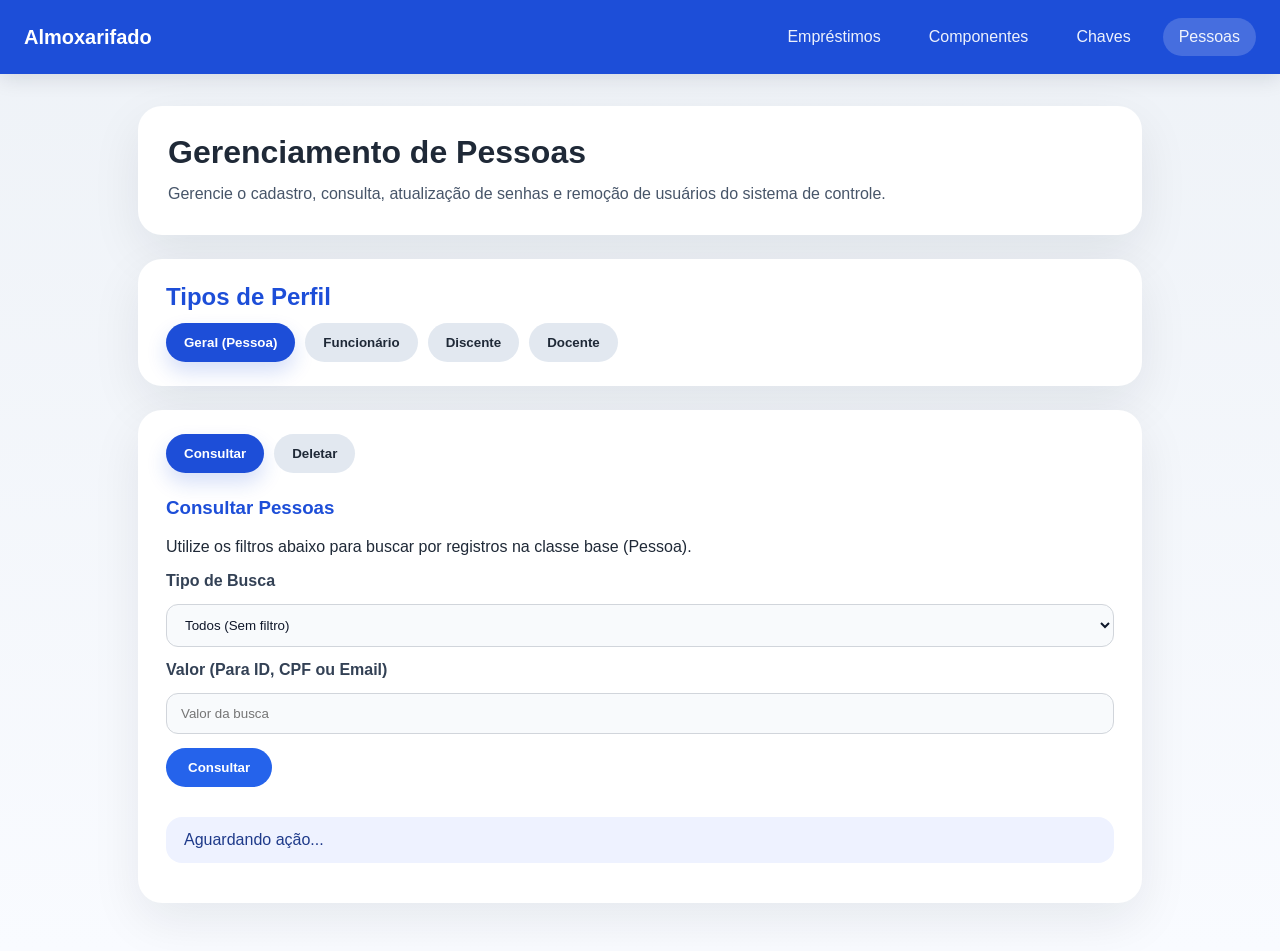
<file: src/main/resources/static/cadastro/index.html>
<!DOCTYPE html>
<html lang="pt-br">
    <head>
        <meta charset="UTF-8">
        <title>Gerenciamento de Pessoas</title>
        <link rel="stylesheet" href="style.css">
        <script defer src="script.js"></script>
    </head>
    <body>
        <header class="topbar">
            <div class="brand">Almoxarifado</div>
            <nav class="page-nav">
                <a href="../emprestimos/index.html" class="nav-link">Empréstimos</a>
                <a href="../componentes/index.html" class="nav-link">Componentes</a>
                <a href="../chaves/index.html" class="nav-link">Chaves</a>
                <a href="../cadastro/index.html" class="nav-link active">Pessoas</a>
            </nav>
        </header>

        <main class="container">
            <section class="hero">
                <h1>Gerenciamento de Pessoas</h1>
                <p>Gerencie o cadastro, consulta, atualização de senhas e remoção de usuários do sistema de controle.</p>
            </section>

            <section class="selector-panel">
                <div class="selector-title">
                    <h2>Tipos de Perfil</h2>
                </div>
                <div class="object-tabs">
                    <button class="object-button active" data-object="pessoa">Geral (Pessoa)</button>
                    <button class="object-button" data-object="usuario">Funcionário</button>
                    <button class="object-button" data-object="discente">Discente</button>
                    <button class="object-button" data-object="docente">Docente</button>
                </div>
            </section>

            <section class="action-panel">
                <div class="action-list">
                    <button class="action-button active" data-action="consultar">Consultar</button>
                    <button class="action-button" data-action="cadastrar">Cadastrar</button>
                    <button class="action-button" data-action="atualizar">Atualizar</button>
                    <button class="action-button" data-action="deletar">Deletar</button>
                </div>

                <div class="action-content">
                    
                    <article class="action-card" data-action="cadastrar">
                        <div class="object-panel" data-object="usuario">
                            <h3>Cadastrar Funcionário</h3>
                            <form class="component-form" data-object="usuario">
                                <label>Nome Completo</label>
                                <input type="text" name="nome" placeholder="Nome do funcionário" required>

                                <label>E-mail</label>
                                <input type="email" name="email" placeholder="nome@instituicao.com" required>

                                <label>CPF</label>
                                <input type="text" class="Cpf" name="cpf" placeholder="Apenas números" minlength="14" maxlength="14" required>

                                <label>Senha</label>
                                <input type="password" name="senha" placeholder="Crie uma senha" required>

                                <button type="submit">Cadastrar</button>
                            </form>
                        </div>

                        <div class="object-panel" data-object="discente">
                            <h3>Cadastrar Discente</h3>
                            <form class="component-form" data-object="discente">
                                <label>Nome Completo</label>
                                <input type="text" name="nome" placeholder="Nome do aluno" required>

                                <label>E-mail</label>
                                <input type="email" name="email" placeholder="nome@instituicao.com" required>

                                <label>CPF</label>
                                <input type="text" class="Cpf" name="cpf" placeholder="Apenas números" minlength="14" maxlength="14" required>

                                <label>RA (Registro Acadêmico)</label>
                                <input type="text" name="ra" placeholder="Digite o RA" required>

                                <label>Senha</label>
                                <input type="password" name="senha" placeholder="Crie uma senha" required>

                                <button type="submit">Cadastrar</button>
                            </form>
                        </div>

                        <div class="object-panel" data-object="docente">
                            <h3>Cadastrar Docente</h3>
                            <form class="component-form" data-object="docente">
                                <label>Nome Completo</label>
                                <input type="text" name="nome" placeholder="Nome do docente" required>

                                <label>E-mail</label>
                                <input type="email" name="email" placeholder="nome@instituicao.com" required>

                                <label>CPF</label>
                                <input type="text" class="Cpf" name="cpf" placeholder="Apenas números" minlength="14" maxlength="14" required>

                                <label>SIAPE</label>
                                <input type="text" name="siape" placeholder="Digite o número SIAPE" required>

                                <label>Senha</label>
                                <input type="password" name="senha" placeholder="Crie uma senha" required>

                                <button type="submit">Cadastrar</button>
                            </form>
                        </div>
                    </article>

                    <article class="action-card active" data-action="consultar">
                        <div class="object-panel active" data-object="pessoa">
                            <h3>Consultar Pessoas</h3>
                            <p>Utilize os filtros abaixo para buscar por registros na classe base (Pessoa).</p>
                            <form class="consult-form" data-object="pessoa">
                                <label>Tipo de Busca</label>
                                <select name="tipoBusca">
                                    <option value="todos">Todos (Sem filtro)</option>
                                    <option value="id">Por ID da Pessoa</option>
                                    <option value="cpf">Por CPF</option>
                                    <option value="email">Por E-mail</option>
                                </select>

                                <label>Valor (Para ID, CPF ou Email)</label>
                                <input type="text" name="valor" placeholder="Valor da busca">

                                <button type="submit">Consultar</button>
                            </form>
                        </div>
                        
                        <div class="object-panel" data-object="usuario">
                            <div class="info-box">Para consultas, selecione a aba <strong>Geral (Pessoa)</strong> no menu acima.</div>
                        </div>
                        <div class="object-panel" data-object="discente">
                            <div class="info-box">Para consultas, selecione a aba <strong>Geral (Pessoa)</strong> no menu acima.</div>
                        </div>
                        <div class="object-panel" data-object="docente">
                            <div class="info-box">Para consultas, selecione a aba <strong>Geral (Pessoa)</strong> no menu acima.</div>
                        </div>
                    </article>

                    <article class="action-card" data-action="atualizar">
                        <div class="object-panel" data-object="usuario">
                            <h3>Atualizar Senha de Funcionário</h3>
                            <form class="update-form" data-object="usuario">
                                <label>ID do Funcionário (Alvo)</label>
                                <input type="number" name="id" min="1" required>

                                <label>Nova Senha</label>
                                <input type="password" name="senha" required>

                                <button type="submit">Atualizar Senha</button>
                            </form>
                        </div>

                        <div class="object-panel" data-object="discente">
                            <h3>Atualizar Registro Acadêmico (RA)</h3>
                            <form class="update-form" data-object="discente">
                                <label>ID do Discente (Alvo)</label>
                                <input type="number" name="id" min="1" required>

                                <label>Novo RA</label>
                                <input type="text" name="ra" placeholder="Digite o novo RA" required>

                                <button type="submit">Atualizar RA</button>
                            </form>
                        </div>

                        <div class="object-panel" data-object="docente">
                            <h3>Atualizar Número SIAPE</h3>
                            <form class="update-form" data-object="docente">
                                <label>ID do Docente (Alvo)</label>
                                <input type="number" name="id" min="1" required>

                                <label>Novo SIAPE</label>
                                <input type="text" name="siape" placeholder="Digite o novo SIAPE" required>

                                <button type="submit">Atualizar SIAPE</button>
                            </form>
                        </div>
                    </article>

                    <article class="action-card" data-action="deletar">
                        <div class="object-panel active" data-object="pessoa">
                            <h3>Deletar Pessoa</h3>
                            <p>Informe o ID do registro (classe Pessoa) para remoção permanente.</p>
                            <form class="delete-form" data-object="pessoa">
                                <label>ID do registro</label>
                                <input type="number" name="id" min="1" placeholder="ID" required>
                                <button type="submit" style="background-color: #dc2626;">Deletar</button>
                            </form>
                        </div>
                        
                        <div class="object-panel" data-object="usuario">
                            <div class="info-box">Para deletar, selecione a aba <strong>Geral (Pessoa)</strong> no menu acima.</div>
                        </div>
                        <div class="object-panel" data-object="discente">
                            <div class="info-box">Para deletar, selecione a aba <strong>Geral (Pessoa)</strong> no menu acima.</div>
                        </div>
                        <div class="object-panel" data-object="docente">
                            <div class="info-box">Para deletar, selecione a aba <strong>Geral (Pessoa)</strong> no menu acima.</div>
                        </div>
                    </article>
                </div>

                <div class="consulta-result" style="margin-top: 30px;">
                    <div id="consultaMensagem" class="info-box">Aguardando ação...</div>
                    <div id="consultaResultado" class="result-list"></div>
                </div>

            </section>
        </main>
    </body>
</html>
</file>
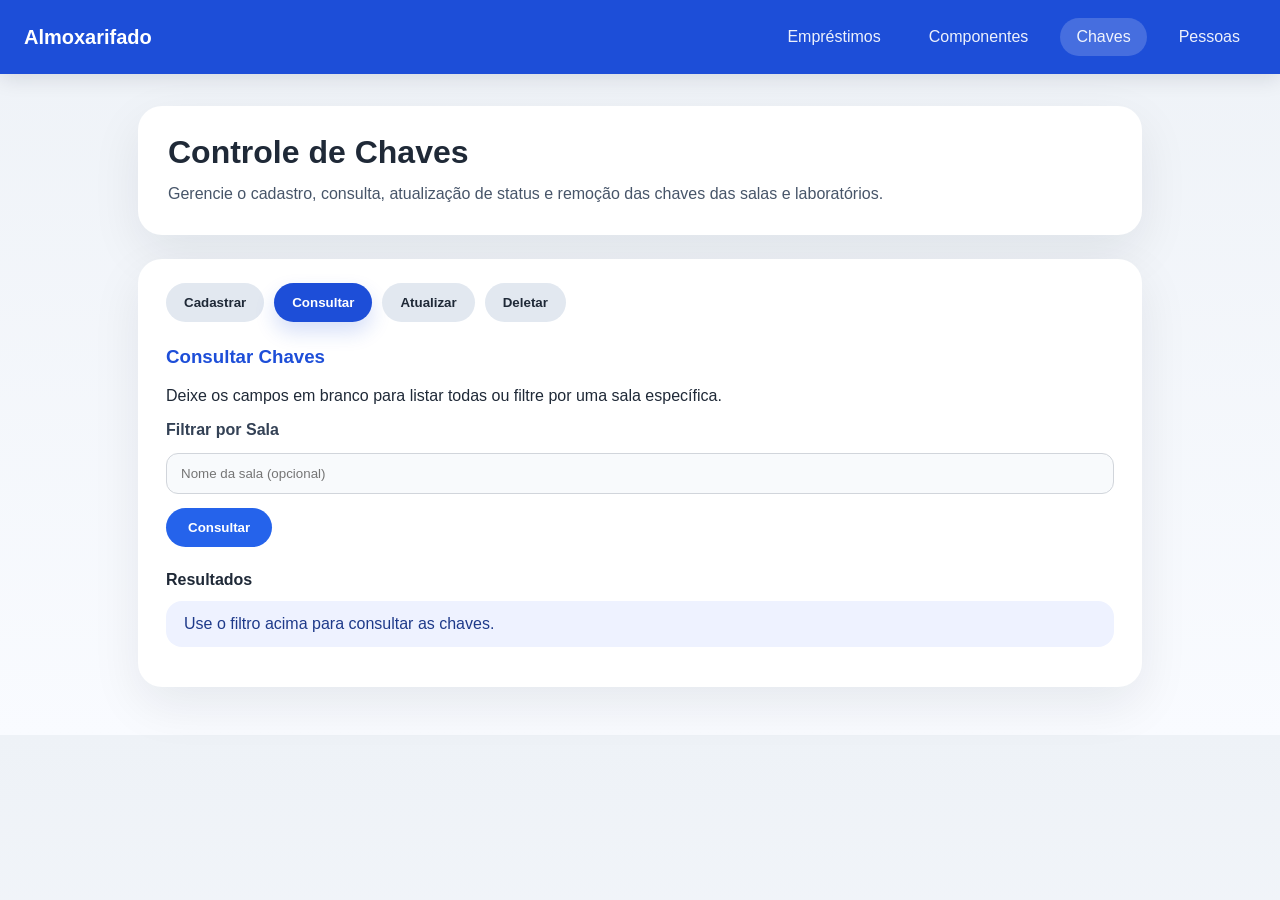
<file: src/main/resources/static/chaves/index.html>
<!DOCTYPE html>
<html lang="pt-br">
    <head>
        <meta charset="UTF-8">
        <title>Gerenciamento de Chaves</title>
        <link rel="stylesheet" href="style.css">
        <script defer src="script.js"></script>
    </head>
    <body>
        <header class="topbar">
            <div class="brand">Almoxarifado</div>
            <nav class="page-nav">
                <a href="../emprestimos/index.html" class="nav-link">Empréstimos</a>
                <a href="../componentes/index.html" class="nav-link">Componentes</a>
                <a href="../chaves/index.html" class="nav-link active">Chaves</a>
                <a href="../pessoas/index.html" class="nav-link">Pessoas</a>
            </nav>
        </header>

        <main class="container">
            <section class="hero">
                <h1>Controle de Chaves</h1>
                <p>Gerencie o cadastro, consulta, atualização de status e remoção das chaves das salas e laboratórios.</p>
            </section>

            <section class="action-panel">
                <div class="action-list">
                    <button class="action-button active" data-action="cadastrar">Cadastrar</button>
                    <button class="action-button" data-action="consultar">Consultar</button>
                    <button class="action-button" data-action="atualizar">Atualizar</button>
                    <button class="action-button" data-action="deletar">Deletar</button>
                </div>

                <div class="action-content">
                    
                    <article class="action-card active" data-action="cadastrar">
                        <div class="object-panel active" data-object="chaves">
                            <h3>Cadastrar Nova Chave</h3>
                            <form class="component-form" data-object="chaves">
                                <label>Identificador da Sala</label>
                                <input type="text" name="sala" placeholder="Ex: Sala 102, Lab de Eletrônica" required>

                                <label>Status Inicial</label>
                                <select name="status" required>
                                    <option value="">Selecione o status</option>
                                    <option value="DISPONÍVEL">DISPONÍVEL</option>
                                    <option value="EMPRESTADA">EMPRESTADA</option>
                                    <option value="DESATIVADA">DESATIVADA</option>
                                </select>

                                <button type="submit">Cadastrar Chave</button>
                            </form>
                        </div>
                    </article>

                    <article class="action-card" data-action="consultar">
                        <div class="object-panel active" data-object="chaves">
                            <h3>Consultar Chaves</h3>
                            <p>Deixe os campos em branco para listar todas ou filtre por uma sala específica.</p>
                            <form class="consult-form" data-object="chaves">
                                <label>Filtrar por Sala</label>
                                <input type="text" name="sala" placeholder="Nome da sala (opcional)">
                                <button type="submit">Consultar</button>
                            </form>
                        </div>

                        <div class="consulta-result">
                            <h4>Resultados</h4>
                            <div id="consultaMensagem" class="info-box">Use o filtro acima para consultar as chaves.</div>
                            <ul id="consultaResultado" class="result-list"></ul>
                        </div>
                    </article>

                    <article class="action-card" data-action="atualizar">
                        <div class="object-panel active" data-object="chaves">
                            <h3>Atualizar Status da Chave</h3>
                            <p>Informe o ID da chave e selecione as novas informações que deseja salvar.</p>
                            <form class="update-form" data-object="chaves">
                                <label>ID do Registro</label>
                                <input type="number" name="id" min="1" placeholder="ID da chave" required>

                                <label>Alterar Nome da Sala (Opcional)</label>
                                <input type="text" name="sala" placeholder="Novo nome da sala">

                                <label>Alterar Status (Opcional)</label>
                                <select name="status">
                                    <option value="">Manter atual</option>
                                    <option value="DISPONÍVEL">DISPONÍVEL</option>
                                    <option value="EMPRESTADA">EMPRESTADA</option>
                                    <option value="DESATIVADA">DESATIVADA</option>
                                </select>

                                <button type="submit">Enviar atualização</button>
                            </form>
                        </div>
                    </article>

                    <article class="action-card" data-action="deletar">
                        <h3>Deletar Chave</h3>
                        <p>Atenção! Esta ação removerá permanentemente o registro da chave do sistema.</p>
                        <form class="delete-form" data-object="chaves">
                            <label>ID da Chave</label>
                            <input type="number" name="id" min="1" placeholder="Digite o ID" required>
                            <button type="submit">Deletar</button>
                        </form>
                    </article>

                </div>
            </section>
        </main>
    </body>
</html>
</file>
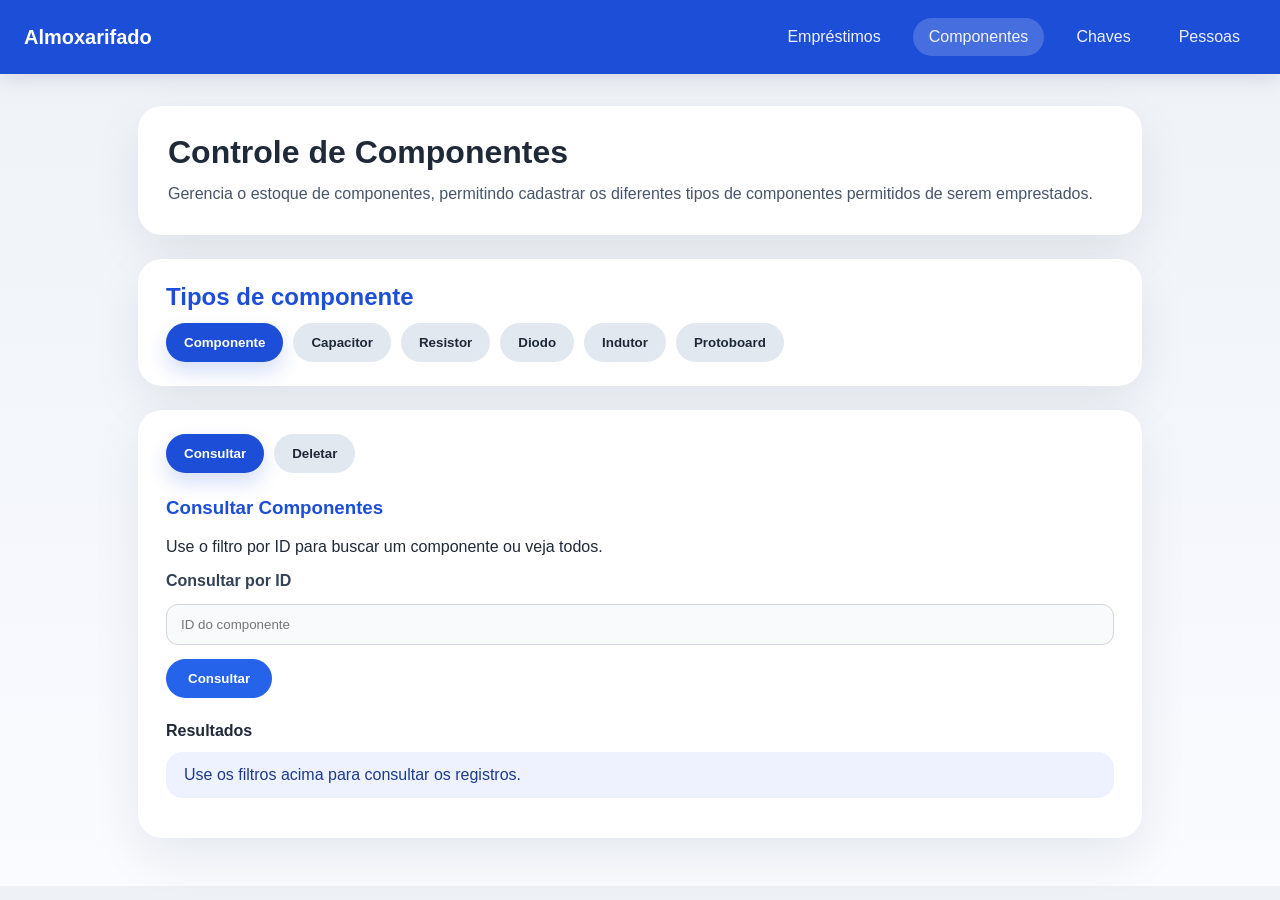
<file: src/main/resources/static/componentes/index.html>
<!DOCTYPE html>
<html lang="pt-br">
    <head>
        <meta charset="UTF-8">
        <title>Cadastro de Componentes</title>
        <link rel="stylesheet" href="style.css">
        <script defer src="script.js"></script>
    </head>
    <body>
        <header class="topbar">
            <div class="brand">Almoxarifado</div>
            <nav class="page-nav">
                <a href="../emprestimos/index.html" class="nav-link">Empréstimos</a>
                <a href="../componentes/index.html" class="nav-link active">Componentes</a>
                <a href="../chaves/index.html" class="nav-link">Chaves</a>
                <a href="../pessoas/index.html" class="nav-link">Pessoas</a>
            </nav>
        </header>

        <main class="container">
            <section class="hero">
                <h1>Controle de Componentes</h1>
                <p>Gerencia o estoque de componentes, permitindo cadastrar os diferentes 
                    tipos de componentes permitidos de serem emprestados.</p>
            </section>

            <section class="selector-panel">
                <div class="selector-title">
                    <h2>Tipos de componente</h2>
                </div>
                <div class="object-tabs">
                    <button class="object-button active" data-object="componente">Componente</button>
                    <button class="object-button" data-object="capacitor">Capacitor</button>
                    <button class="object-button" data-object="resistor">Resistor</button>
                    <button class="object-button" data-object="diodo">Diodo</button>
                    <button class="object-button" data-object="indutor">Indutor</button>
                    <button class="object-button" data-object="protoboard">Protoboard</button>
                </div>
            </section>

            <section class="action-panel">
                <div class="action-list">
                    <button class="action-button active" data-action="cadastrar">Cadastrar</button>
                    <button class="action-button" data-action="consultar">Consultar</button>
                    <button class="action-button" data-action="atualizar">Atualizar</button>
                    <button class="action-button" data-action="deletar">Deletar</button>
                </div>

                <div class="action-content">
                    <article class="action-card active" data-action="cadastrar">
                        <div class="object-panel" data-object="capacitor">
                            <h3>Cadastrar Capacitor</h3>
                            <form class="component-form" data-object="capacitor">
                                <label>Quantidade disponível</label>
                                <input type="number" name="qntDisponivel" min="0" placeholder="Quantidade disponível" required>

                                <label>Modelo</label>
                                <input type="text" name="modelo" placeholder="Modelo do capacitor" required>

                                <label>Descrição</label>
                                <textarea name="descricao" placeholder="Descrição" rows="3" required></textarea>

                                <label>Capacitância</label>
                                <input type="number" name="capacitancia" min="0" max="999.99" step="0.01" placeholder="Farads" required>

                                <label>Tensão máxima</label>
                                <input type="number" name="tensaoMaxima" min="0" step="0.1" placeholder="Volts" required>

                                <label>Tolerância</label>
                                <input type="number" name="tolerancia" min="0" max="100" step="0.01" placeholder="%" required>

                                <label>Unidade de medida</label>
                                <select name="unidadeDeMedida" required>
                                    <option value="">Selecione</option>
                                    <option value="p">p</option>
                                    <option value="u">u</option>
                                    <option value="m">m</option>
                                    <option value="padrao">padrao</option>
                                    <option value="k">k</option>
                                    <option value="M">M</option>
                                </select>

                                <button type="submit">Cadastrar</button>
                            </form>
                        </div>

                        <div class="object-panel" data-object="resistor">
                            <h3>Cadastrar Resistor</h3>
                            <form class="component-form" data-object="resistor">
                                <label>Quantidade disponível</label>
                                <input type="number" name="qntDisponivel" min="0" placeholder="Quantidade disponível" required>

                                <label>Modelo</label>
                                <input type="text" name="modelo" placeholder="Modelo do resistor" required>

                                <label>Descrição</label>
                                <textarea name="descricao" placeholder="Descrição" rows="3" required></textarea>

                                <label>Resistência</label>
                                <input type="number" name="resistencia" min="0" step="0.01" placeholder="Ohms" required>

                                <label>Potência máxima</label>
                                <input type="number" name="potenciaMaxima" min="0" step="0.1" placeholder="Watts" required>

                                <label>Tolerância</label>
                                <input type="number" name="tolerancia" min="0" max="100" step="0.01" placeholder="%" required>

                                <label>Unidade de medida</label>
                                <select name="unidadeDeMedida" required>
                                    <option value="">Selecione</option>
                                    <option value="p">p</option>
                                    <option value="u">u</option>
                                    <option value="m">m</option>
                                    <option value="padrao">padrao</option>
                                    <option value="k">k</option>
                                    <option value="M">M</option>
                                </select>

                                <button type="submit">Cadastrar</button>
                            </form>
                        </div>

                        <div class="object-panel" data-object="diodo">
                            <h3>Cadastrar Diodo</h3>
                            <form class="component-form" data-object="diodo">
                                <label>Quantidade disponível</label>
                                <input type="number" name="qntDisponivel" min="0" placeholder="Quantidade disponível" required>

                                <label>Modelo</label>
                                <input type="text" name="modelo" placeholder="Modelo do diodo" required>

                                <label>Descrição</label>
                                <textarea name="descricao" placeholder="Descrição" rows="3" required></textarea>

                                <label>Tensão reversa máxima</label>
                                <input type="number" name="tensaoReversaMaxima" min="0" step="0.1" placeholder="Volts" required>

                                <label>Corrente direta máxima</label>
                                <input type="number" name="correnteDiretaMaxima" min="0" step="0.01" placeholder="Amperes" required>

                                <label>Queda de tensão</label>
                                <input type="number" name="quedaDeTensao" min="0" step="0.01" placeholder="Volts" required>

                                <label>Tipo de diodo</label>
                                <select name="tipoDiodo" required>
                                    <option value="">Selecione</option>
                                    <option value="RETIFICADOR">RETIFICADOR</option>
                                    <option value="ZENER">ZENER</option>
                                    <option value="LED">LED</option>
                                    <option value="FOTODIODO">FOTODIODO</option>
                                    <option value="SCHOTTKY">SCHOTTKY</option>
                                    <option value="VARICAP">VARICAP</option>
                                </select>

                                <button type="submit">Cadastrar</button>
                            </form>
                        </div>

                        <div class="object-panel" data-object="indutor">
                            <h3>Cadastrar Indutor</h3>
                            <form class="component-form" data-object="indutor">
                                <label>Quantidade disponível</label>
                                <input type="number" name="qntDisponivel" min="0" placeholder="Quantidade disponível" required>

                                <label>Modelo</label>
                                <input type="text" name="modelo" placeholder="Modelo do indutor" required>

                                <label>Descrição</label>
                                <textarea name="descricao" placeholder="Descrição" rows="3" required></textarea>

                                <label>Indutância</label>
                                <input type="number" name="indutancia" min="0" step="0.01" placeholder="Henry" required>

                                <label>Corrente máxima</label>
                                <input type="number" name="correnteMaxima" min="0" step="0.01" placeholder="Amperes" required>

                                <label>Tolerância</label>
                                <input type="number" name="tolerancia" min="0" max="100" step="0.01" placeholder="%" required>

                                <label>Unidade de medida</label>
                                <select name="unidadeDeMedida" required>
                                    <option value="">Selecione</option>
                                    <option value="p">p</option>
                                    <option value="u">u</option>
                                    <option value="m">m</option>
                                    <option value="padrao">padrao</option>
                                    <option value="k">k</option>
                                    <option value="M">M</option>
                                </select>

                                <button type="submit">Cadastrar</button>
                            </form>
                        </div>

                        <div class="object-panel" data-object="protoboard">
                            <h3>Cadastrar Protoboard</h3>
                            <form class="component-form" data-object="protoboard">
                                <label>Quantidade disponível</label>
                                <input type="number" name="qntDisponivel" min="0" placeholder="Quantidade disponível" required>

                                <label>Modelo</label>
                                <input type="text" name="modelo" placeholder="Modelo da protoboard" required>

                                <label>Descrição</label>
                                <textarea name="descricao" placeholder="Descrição" rows="3" required></textarea>

                                <label>Potência máxima</label>
                                <input type="number" name="potenciaMaxima" min="0" step="0.1" placeholder="Watts" required>

                                <label>Corrente máxima</label>
                                <input type="number" name="correnteMaxima" min="0" step="0.01" placeholder="Amperes" required>

                                <label>Tensão máxima</label>
                                <input type="number" name="tensaoMaxima" min="0" step="0.1" placeholder="Volts" required>

                                <button type="submit">Cadastrar</button>
                            </form>
                        </div>
                    </article>

                    <article class="action-card" data-action="consultar">
                        <div class="object-panel active" data-object="componente">
                            <h3>Consultar Componentes</h3>
                            <p>Use o filtro por ID para buscar um componente ou veja todos.</p>
                            <form class="consult-form" data-object="componente">
                                <label>Consultar por ID</label>
                                <input type="number" name="id" min="1" placeholder="ID do componente">
                                <button type="submit">Consultar</button>
                            </form>
                        </div>

                        <div class="object-panel" data-object="capacitor">
                            <h3>Consultar Capacitores</h3>
                            <p>Filtre por capacitância e unidade.</p>
                            <form class="consult-form" data-object="capacitor">
                                <label>Capacitância mínima</label>
                                <input type="number" name="min" min="0" max="999.99" step="0.01" placeholder="Mínimo">

                                <label>Capacitância máxima</label>
                                <input type="number" name="max" min="0" max="999.99" step="0.01" placeholder="Máximo">

                                <label>Unidade</label>
                                <select name="unidade">
                                    <option value="">Todas</option>
                                    <option value="p">p</option>
                                    <option value="u">u</option>
                                    <option value="m">m</option>
                                    <option value="padrao">padrao</option>
                                    <option value="k">k</option>
                                    <option value="M">M</option>
                                </select>
                                <button type="submit">Consultar</button>
                            </form>
                        </div>

                        <div class="object-panel" data-object="resistor">
                            <h3>Consultar Resistores</h3>
                            <p>Filtre por resistência e unidade.</p>
                            <form class="consult-form" data-object="resistor">
                                <label>Resistência mínima</label>
                                <input type="number" name="min" min="0" max="999.99" step="0.01" placeholder="Mínimo">

                                <label>Resistência máxima</label>
                                <input type="number" name="max" min="0" max="999.99" step="0.01" placeholder="Máximo">

                                <label>Unidade</label>
                                <select name="unidade">
                                    <option value="">Todas</option>
                                    <option value="p">p</option>
                                    <option value="u">u</option>
                                    <option value="m">m</option>
                                    <option value="padrao">padrao</option>
                                    <option value="k">k</option>
                                    <option value="M">M</option>
                                </select>
                                <button type="submit">Consultar</button>
                            </form>
                        </div>

                        <div class="object-panel" data-object="diodo">
                            <h3>Consultar Diodos</h3>
                            <p>Filtre por tipo de diodo.</p>
                            <form class="consult-form" data-object="diodo">
                                <label>Tipo de diodo</label>
                                <select name="tipo">
                                    <option value="">Todos</option>
                                    <option value="RETIFICADOR">RETIFICADOR</option>
                                    <option value="ZENER">ZENER</option>
                                    <option value="LED">LED</option>
                                    <option value="FOTODIODO">FOTODIODO</option>
                                    <option value="SCHOTTKY">SCHOTTKY</option>
                                    <option value="VARICAP">VARICAP</option>
                                </select>
                                <button type="submit">Consultar</button>
                            </form>
                        </div>

                        <div class="object-panel" data-object="indutor">
                            <h3>Consultar Indutores</h3>
                            <p>Filtre por indutância e unidade.</p>
                            <form class="consult-form" data-object="indutor">
                                <label>Indutância mínima</label>
                                <input type="number" name="min" min="0" max="999.99" step="0.01" placeholder="Mínimo">

                                <label>Indutância máxima</label>
                                <input type="number" name="max" min="0" max="999.99" step="0.01" placeholder="Máximo">

                                <label>Unidade</label>
                                <select name="unidade">
                                    <option value="">Todas</option>
                                    <option value="p">p</option>
                                    <option value="u">u</option>
                                    <option value="m">m</option>
                                    <option value="padrao">padrao</option>
                                    <option value="k">k</option>
                                    <option value="M">M</option>
                                </select>
                                <button type="submit">Consultar</button>
                            </form>
                        </div>

                        <div class="object-panel" data-object="protoboard">
                            <h3>Consultar Protoboards</h3>
                            <p>Não existem filtros adicionais disponíveis. Consulte todos.</p>
                            <form class="consult-form" data-object="protoboard">
                                <button type="submit">Consultar todos</button>
                            </form>
                        </div>

                        <div class="consulta-result">
                            <h4>Resultados</h4>
                            <div id="consultaMensagem" class="info-box">Use os filtros acima para consultar os registros.</div>
                            <ul id="consultaResultado" class="result-list"></ul>
                        </div>
                    </article>

                    <article class="action-card" data-action="atualizar">
                        <div class="object-panel active" data-object="componente">
                            <h3>Atualizar Componente</h3>
                            <p>Atualização não disponível para Componente. Use apenas Consulta e Deletar.</p>
                        </div>

                        <div class="object-panel" data-object="capacitor">
                            <h3>Atualizar Capacitor</h3>
                            <p>Informe o ID e os campos que deseja alterar. Quaisquer campos podem ficar em branco.</p>
                            <form class="update-form" data-object="capacitor">
                                <label>ID do registro</label>
                                <input type="number" name="id" min="1" placeholder="ID" required>

                                <label>Quantidade disponível</label>
                                <input type="number" name="qntDisponivel" min="0" placeholder="Quantidade disponível">

                                <label>Modelo</label>
                                <input type="text" name="modelo" placeholder="Modelo do capacitor">

                                <label>Descrição</label>
                                <textarea name="descricao" placeholder="Descrição" rows="3"></textarea>

                                <label>Capacitância</label>
                                <input type="number" name="capacitancia" min="0" step="0.01" placeholder="Farads">

                                <label>Tensão máxima</label>
                                <input type="number" name="tensaoMaxima" min="0" step="0.1" placeholder="Volts">

                                <label>Tolerância</label>
                                <input type="number" name="tolerancia" min="0" max="100" step="0.01" placeholder="%">

                                <label>Unidade de medida</label>
                                <select name="unidadeDeMedida">
                                    <option value="">Manter atual</option>
                                    <option value="p">p</option>
                                    <option value="u">u</option>
                                    <option value="m">m</option>
                                    <option value="padrao">padrao</option>
                                    <option value="k">k</option>
                                    <option value="M">M</option>
                                </select>

                                <button type="submit">Enviar atualização</button>
                            </form>
                        </div>

                        <div class="object-panel" data-object="resistor">
                            <h3>Atualizar Resistor</h3>
                            <p>Informe o ID e os campos que deseja alterar. Quaisquer campos podem ficar em branco.</p>
                            <form class="update-form" data-object="resistor">
                                <label>ID do registro</label>
                                <input type="number" name="id" min="1" placeholder="ID" required>

                                <label>Quantidade disponível</label>
                                <input type="number" name="qntDisponivel" min="0" placeholder="Quantidade disponível">

                                <label>Modelo</label>
                                <input type="text" name="modelo" placeholder="Modelo do resistor">

                                <label>Descrição</label>
                                <textarea name="descricao" placeholder="Descrição" rows="3"></textarea>

                                <label>Resistência</label>
                                <input type="number" name="resistencia" min="0" step="0.01" placeholder="Ohms">

                                <label>Potência máxima</label>
                                <input type="number" name="potenciaMaxima" min="0" step="0.1" placeholder="Watts">

                                <label>Tolerância</label>
                                <input type="number" name="tolerancia" min="0" max="100" step="0.01" placeholder="%">

                                <label>Unidade de medida</label>
                                <select name="unidadeDeMedida">
                                    <option value="">Manter atual</option>
                                    <option value="p">p</option>
                                    <option value="u">u</option>
                                    <option value="m">m</option>
                                    <option value="padrao">padrao</option>
                                    <option value="k">k</option>
                                    <option value="M">M</option>
                                </select>

                                <button type="submit">Enviar atualização</button>
                            </form>
                        </div>

                        <div class="object-panel" data-object="diodo">
                            <h3>Atualizar Diodo</h3>
                            <p>Informe o ID e os campos que deseja alterar. Quaisquer campos podem ficar em branco.</p>
                            <form class="update-form" data-object="diodo">
                                <label>ID do registro</label>
                                <input type="number" name="id" min="1" placeholder="ID" required>

                                <label>Quantidade disponível</label>
                                <input type="number" name="qntDisponivel" min="0" placeholder="Quantidade disponível">

                                <label>Modelo</label>
                                <input type="text" name="modelo" placeholder="Modelo do diodo">

                                <label>Descrição</label>
                                <textarea name="descricao" placeholder="Descrição" rows="3"></textarea>

                                <label>Tensão reversa máxima</label>
                                <input type="number" name="tensaoReversaMaxima" min="0" step="0.1" placeholder="Volts">

                                <label>Corrente direta máxima</label>
                                <input type="number" name="correnteDiretaMaxima" min="0" step="0.01" placeholder="Amperes">

                                <label>Queda de tensão</label>
                                <input type="number" name="quedaDeTensao" min="0" step="0.01" placeholder="Volts">

                                <label>Tipo de diodo</label>
                                <select name="tipoDiodo">
                                    <option value="">Manter atual</option>
                                    <option value="RETIFICADOR">RETIFICADOR</option>
                                    <option value="ZENER">ZENER</option>
                                    <option value="LED">LED</option>
                                    <option value="FOTODIODO">FOTODIODO</option>
                                    <option value="SCHOTTKY">SCHOTTKY</option>
                                    <option value="VARICAP">VARICAP</option>
                                </select>

                                <button type="submit">Enviar atualização</button>
                            </form>
                        </div>

                        <div class="object-panel" data-object="indutor">
                            <h3>Atualizar Indutor</h3>
                            <p>Informe o ID e os campos que deseja alterar. Quaisquer campos podem ficar em branco.</p>
                            <form class="update-form" data-object="indutor">
                                <label>ID do registro</label>
                                <input type="number" name="id" min="1" placeholder="ID" required>

                                <label>Quantidade disponível</label>
                                <input type="number" name="qntDisponivel" min="0" placeholder="Quantidade disponível">

                                <label>Modelo</label>
                                <input type="text" name="modelo" placeholder="Modelo do indutor">

                                <label>Descrição</label>
                                <textarea name="descricao" placeholder="Descrição" rows="3"></textarea>

                                <label>Indutância</label>
                                <input type="number" name="indutancia" min="0" step="0.01" placeholder="Henry">

                                <label>Corrente máxima</label>
                                <input type="number" name="correnteMaxima" min="0" step="0.01" placeholder="Amperes">

                                <label>Tolerância</label>
                                <input type="number" name="tolerancia" min="0" max="100" step="0.01" placeholder="%">

                                <label>Unidade de medida</label>
                                <select name="unidadeDeMedida">
                                    <option value="">Manter atual</option>
                                    <option value="p">p</option>
                                    <option value="u">u</option>
                                    <option value="m">m</option>
                                    <option value="padrao">padrao</option>
                                    <option value="k">k</option>
                                    <option value="M">M</option>
                                </select>

                                <button type="submit">Enviar atualização</button>
                            </form>
                        </div>

                        <div class="object-panel" data-object="protoboard">
                            <h3>Atualizar Protoboard</h3>
                            <p>Informe o ID e os campos que deseja alterar. Quaisquer campos podem ficar em branco.</p>
                            <form class="update-form" data-object="protoboard">
                                <label>ID do registro</label>
                                <input type="number" name="id" min="1" placeholder="ID" required>

                                <label>Quantidade disponível</label>
                                <input type="number" name="qntDisponivel" min="0" placeholder="Quantidade disponível">

                                <label>Modelo</label>
                                <input type="text" name="modelo" placeholder="Modelo da protoboard">

                                <label>Descrição</label>
                                <textarea name="descricao" placeholder="Descrição" rows="3"></textarea>

                                <label>Potência máxima</label>
                                <input type="number" name="potenciaMaxima" min="0" step="0.1" placeholder="Watts">

                                <label>Corrente máxima</label>
                                <input type="number" name="correnteMaxima" min="0" step="0.01" placeholder="Amperes">

                                <label>Tensão máxima</label>
                                <input type="number" name="tensaoMaxima" min="0" step="0.1" placeholder="Volts">

                                <button type="submit">Enviar atualização</button>
                            </form>
                        </div>
                    </article>

                    <article class="action-card" data-action="deletar">
                        <h3>Deletar registro</h3>
                        <p>Informe o ID do registro para remoção.</p>
                        <form class="delete-form">
                            <label>ID do registro</label>
                            <input type="number" name="id" min="1" placeholder="ID" required>
                            <button type="submit">Deletar</button>
                        </form>
                    </article>
                </div>
            </section>
        </main>
    </body>
</html>
</file>
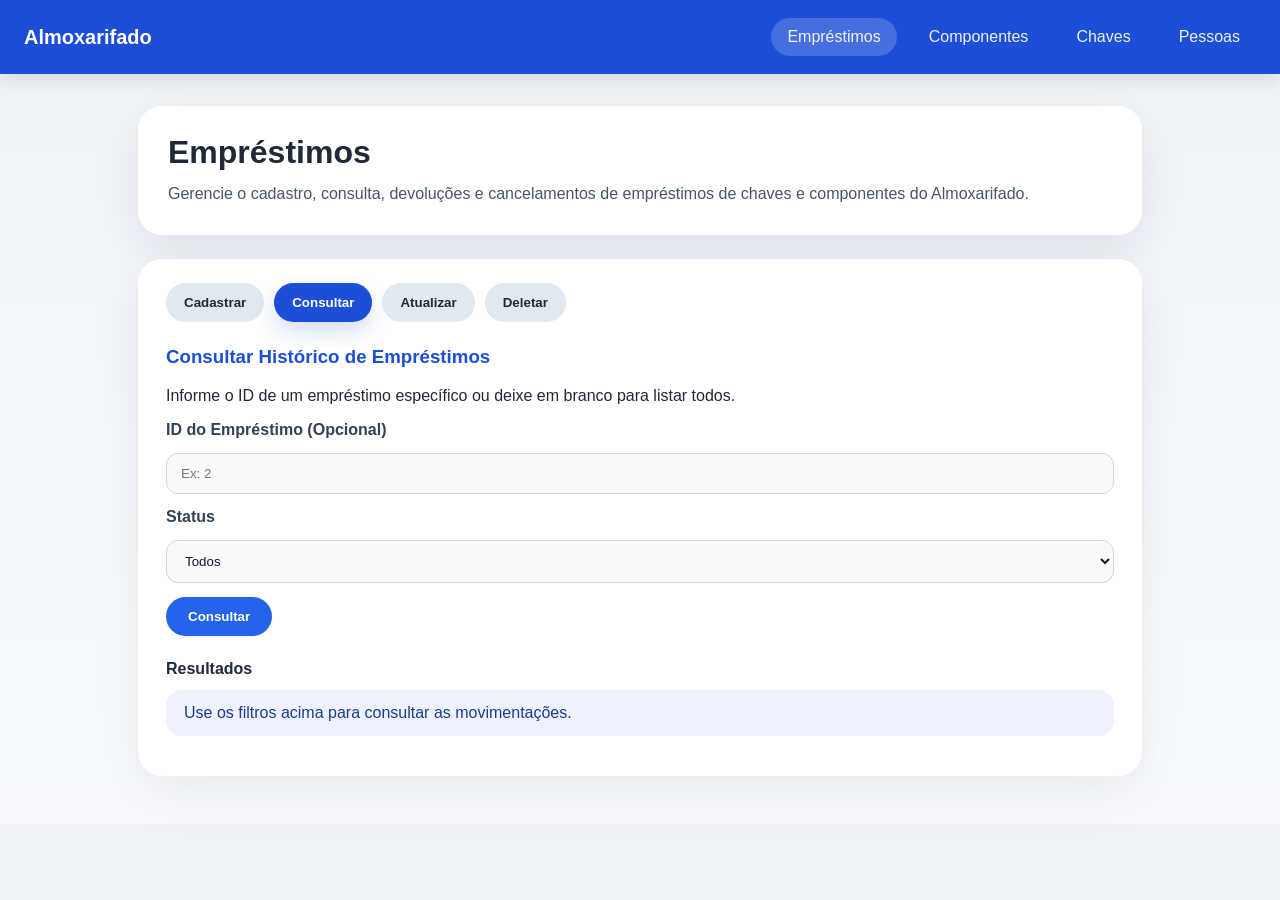
<file: src/main/resources/static/emprestimos/index.html>
<!DOCTYPE html>
<html lang="pt-br">
    <head>
        <meta charset="UTF-8">
        <title>Gerenciamento de Empréstimos</title>
        <link rel="stylesheet" href="style.css">
        <script defer src="script.js"></script>
    </head>
    <body>
        <header class="topbar">
            <div class="brand">Almoxarifado</div>
            <nav class="page-nav">
                <a href="../emprestimos/index.html" class="nav-link active">Empréstimos</a>
                <a href="../componentes/index.html" class="nav-link">Componentes</a>
                <a href="../chaves/index.html" class="nav-link">Chaves</a>
                <a href="../pessoas/index.html" class="nav-link">Pessoas</a>
            </nav>
        </header>

        <main class="container">
            <section class="hero">
                <h1>Empréstimos</h1>
                <p>Gerencie o cadastro, consulta, devoluções e cancelamentos de empréstimos de chaves e componentes do Almoxarifado.</p>
            </section>

            <section class="action-panel">
                <div class="action-list">
                    <button class="action-button active" data-action="cadastrar">Cadastrar</button>
                    <button class="action-button" data-action="consultar">Consultar</button>
                    <button class="action-button" data-action="atualizar">Atualizar</button>
                    <button class="action-button" data-action="deletar">Deletar</button>
                </div>

                <div class="action-content">
                    
                    <article class="action-card active" data-action="cadastrar">
                        <div class="object-panel active" data-object="emprestimos">
                            <h3>Cadastrar Novo Empréstimo</h3>
                            <form class="component-form" data-object="emprestimos">
                                <label>ID do Item Emprestado (Chave ou Componente)</label>
                                <input type="number" name="idItem" min="1" placeholder="Ex: 5" required>

                                <label for="cpf">CPF do solicitante</label>
                                <input 
                                    type="text" 
                                    id="cpf" 
                                    name="cpfSolicitante" 
                                    placeholder="xxx.xxx.xxx-xx"
                                    minlength="14"
                                    maxlength="14"
                                    pattern="\d{3}\.\d{3}\.\d{3}-\d{2}"
                                    title="Digite o CPF no formato: 000.000.000-00"
                                    required
                                >

                                <label>Quantidade Emprestada</label>
                                <input type="number" name="quantidade" min="1" placeholder="Mínimo 1" required>

                                <label>Data de Retirada</label>
                                <input class="Date" type="text" name="dataRetirada" placeholder="Formato: DD/MM/AAAA" minlength="10" maxlength="10" required>

                                <label>Data Limite para Devolução</label>
                                <input class="Date" type="text" name="dataLimite" placeholder="Formato: DD/MM/AAAA" minlength="10" maxlength="10" required>

                                <button type="submit">Cadastrar Empréstimo</button>
                            </form>
                        </div>
                    </article>

                    <article class="action-card" data-action="consultar">
                        <div class="object-panel active" data-object="emprestimos">
                            <h3>Consultar Histórico de Empréstimos</h3>
                            <p>Informe o ID de um empréstimo específico ou deixe em branco para listar todos.</p>
                            <form class="consult-form" data-object="emprestimos">
                                <label>ID do Empréstimo (Opcional)</label>
                                <input type="number" name="id" min="1" placeholder="Ex: 2">
                                <label>Status</label>
                                <select name="status">
                                    <option value="">Todos</option>
                                    <option value="ATIVO">ATIVO</option>
                                    <option value="ATRASADO">ATRASADO</option>
                                </select>
                                <button type="submit">Consultar</button>
                            </form>
                        </div>

                        <div class="consulta-result">
                            <h4>Resultados</h4>
                            <div id="consultaMensagem" class="info-box">Use os filtros acima para consultar as movimentações.</div>
                            <ul id="consultaResultado" class="result-list"></ul>
                        </div>
                    </article>

                    <article class="action-card" data-action="atualizar">
                        <div class="object-panel active" data-object="emprestimos">
                            <h3>Atualizar Status / Registrar Devolução</h3>
                            <p>Informe o ID do empréstimo para atualizar a situação ou registrar a data efetiva de entrega.</p>
                            <form class="update-form" data-object="emprestimos">
                                <label>ID do Empréstimo</label>
                                <input type="number" name="id" min="1" placeholder="ID do registro" required>

                                <label>Data de Devolução Efetiva (Opcional)</label>
                                <input type="text" name="dataDevolucao" placeholder="Formato: DD/MM/AAAA" pattern="\d{2}/\d{2}/\d{4}">

                                <label>Alterar Status (Opcional)</label>
                                <select name="status">
                                    <option value="">Manter atual</option>
                                    <option value="ATIVO">ATIVO</option>
                                    <option value="ATRASADO">ATRASADO</option>
                                    <option value="FINALIZADO">FINALIZADO</option>
                                </select>

                                <button type="submit">Enviar atualização</button>
                            </form>
                        </div>
                    </article>

                    <article class="action-card" data-action="deletar">
                        <h3>Remover Registro de Empréstimo</h3>
                        <p>Atenção! Esta ação removerá permanentemente o histórico do empréstimo do banco de dados.</p>
                        <form class="delete-form" data-object="emprestimos">
                            <label>ID do Empréstimo</label>
                            <input type="number" name="id" min="1" placeholder="Digite o ID" required>
                            <button type="submit">Deletar Registro</button>
                        </form>
                    </article>

                </div>
            </section>
        </main>
    </body>
</html>
</file>
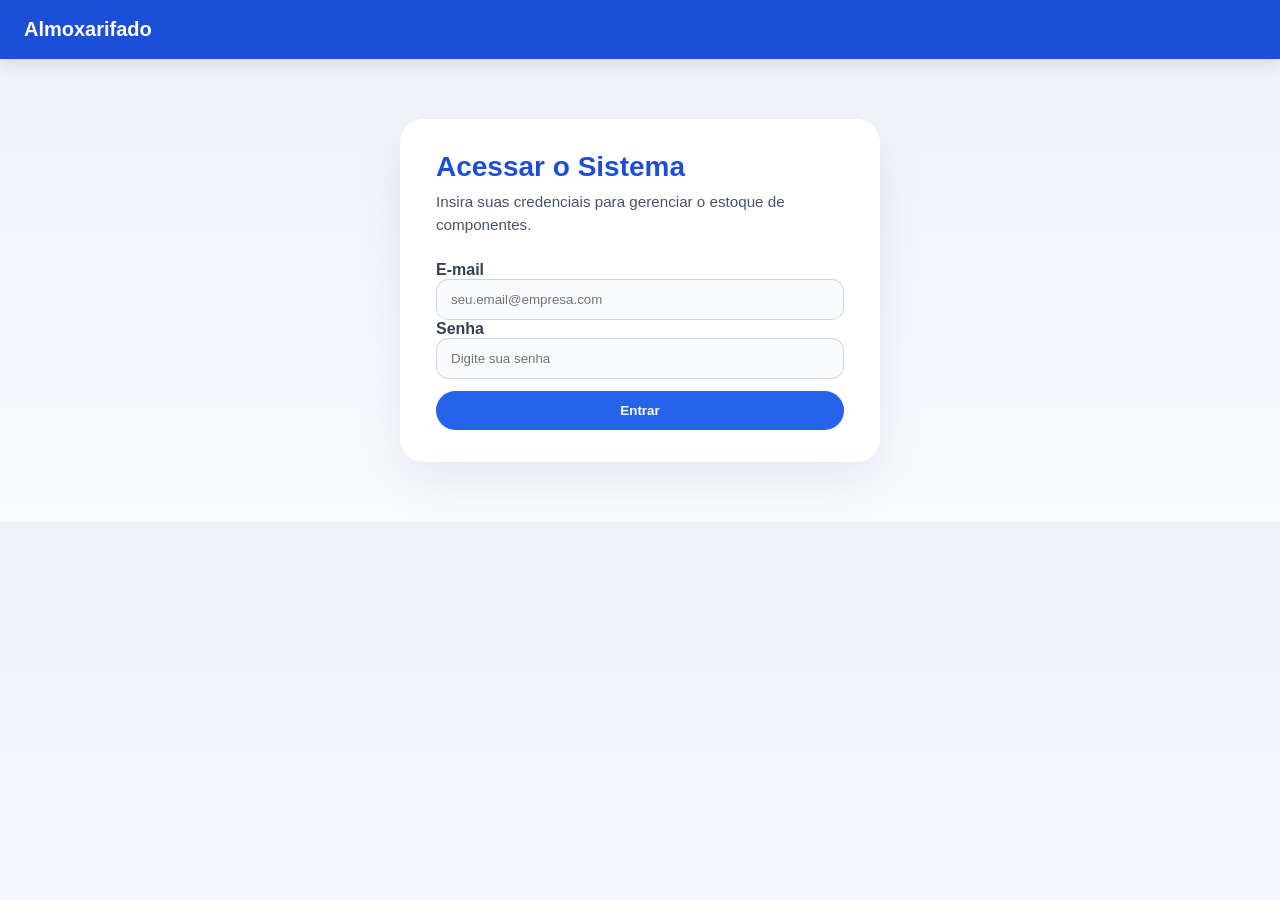
<file: src/main/resources/static/login/index.html>
<!DOCTYPE html>
<html lang="pt-br">
    <head>
        <meta charset="UTF-8">
        <meta name="viewport" content="width=device-width, initial-scale=1.0">
        <title>Almoxarifado - Login</title>
        <link rel="stylesheet" href="style.css">
        <script defer src="script.js"></script>
    </head>
    <body>
        <!-- Mantém a identidade visual do topo, adaptada para tela de login -->
        <header class="topbar">
            <div class="brand">Almoxarifado</div>
        </header>

        <main class="container">
            <!-- Card de login utilizando o estilo estrutural do .hero/.action-panel -->
            <section class="login-card">
                <div class="login-header">
                    <h2>Acessar o Sistema</h2>
                    <p>Insira suas credenciais para gerenciar o estoque de componentes.</p>
                </div>

                <!-- Formulário com a mesma estrutura de classes e inputs da UI padrão -->
                <form id="loginForm" class="component-form">
                    <label for="email">E-mail</label>
                    <input type="email" id="email" name="email" placeholder="seu.email@empresa.com" required>

                    <label for="password">Senha</label>
                    <input type="password" id="password" name="password" placeholder="Digite sua senha" required>

                    <div class="form-actions">
                        <button type="submit">Entrar</button>
                    </div>
                </form>
            </section>
        </main>
    </body>
</html>
</file>
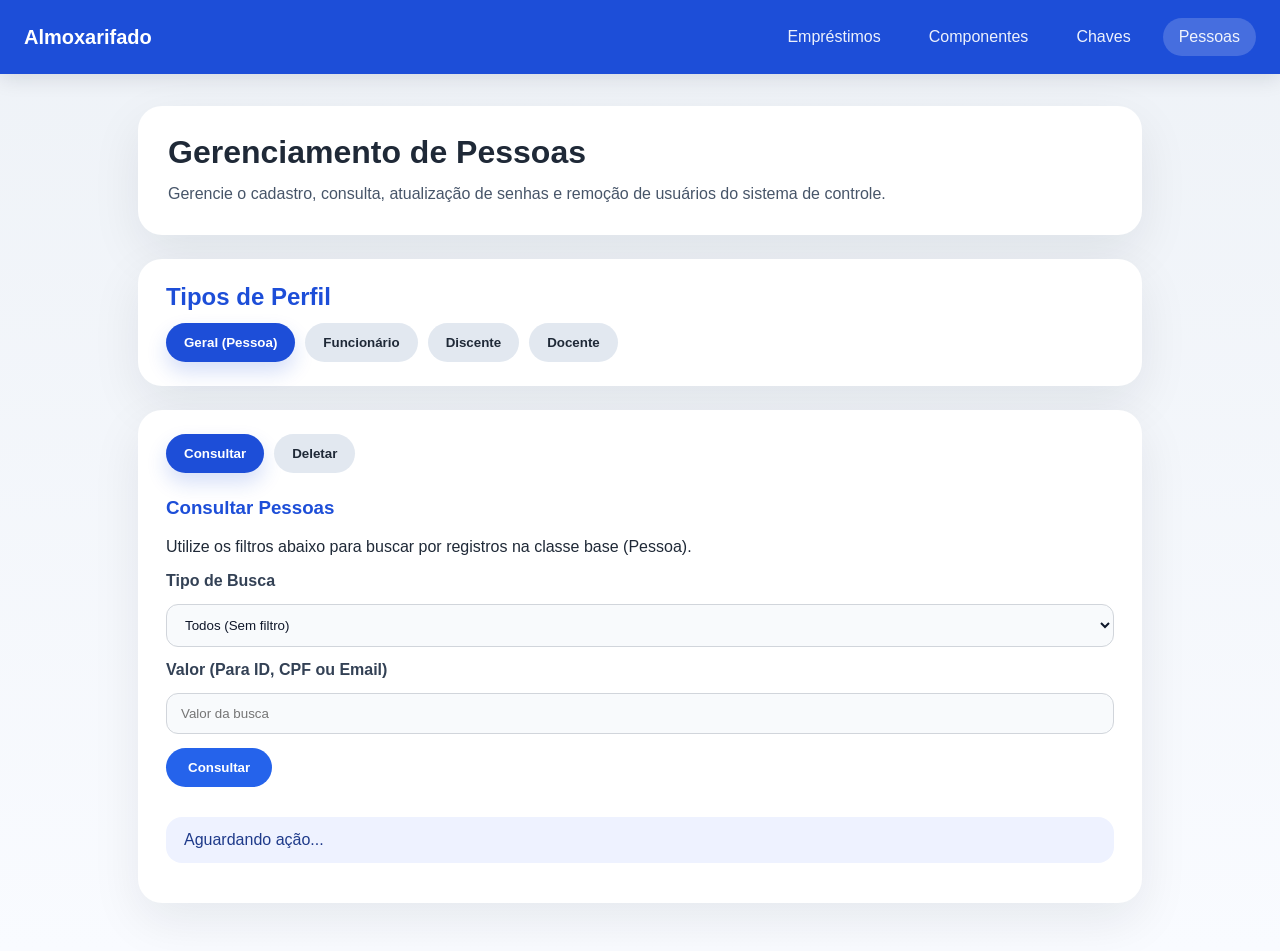
<file: src/main/resources/static/pessoas/index.html>
<!DOCTYPE html>
<html lang="pt-br">
    <head>
        <meta charset="UTF-8">
        <title>Gerenciamento de Pessoas</title>
        <link rel="stylesheet" href="style.css">
        <script defer src="script.js"></script>
    </head>
    <body>
        <header class="topbar">
            <div class="brand">Almoxarifado</div>
            <nav class="page-nav">
                <a href="../emprestimos/index.html" class="nav-link">Empréstimos</a>
                <a href="../componentes/index.html" class="nav-link">Componentes</a>
                <a href="../chaves/index.html" class="nav-link">Chaves</a>
                <a href="../pessoas/index.html" class="nav-link active">Pessoas</a>
            </nav>
        </header>

        <main class="container">
            <section class="hero">
                <h1>Gerenciamento de Pessoas</h1>
                <p>Gerencie o cadastro, consulta, atualização de senhas e remoção de usuários do sistema de controle.</p>
            </section>

            <section class="selector-panel">
                <div class="selector-title">
                    <h2>Tipos de Perfil</h2>
                </div>
                <div class="object-tabs">
                    <button class="object-button active" data-object="pessoa">Geral (Pessoa)</button>
                    <button class="object-button" data-object="usuario">Funcionário</button>
                    <button class="object-button" data-object="discente">Discente</button>
                    <button class="object-button" data-object="docente">Docente</button>
                </div>
            </section>

            <section class="action-panel">
                <div class="action-list">
                    <button class="action-button active" data-action="consultar">Consultar</button>
                    <button class="action-button" data-action="cadastrar">Cadastrar</button>
                    <button class="action-button" data-action="atualizar">Atualizar</button>
                    <button class="action-button" data-action="deletar">Deletar</button>
                </div>

                <div class="action-content">
                    
                    <article class="action-card" data-action="cadastrar">
                        <div class="object-panel" data-object="usuario">
                            <h3>Cadastrar Funcionário</h3>
                            <form class="component-form" data-object="usuario">
                                <label>Nome Completo</label>
                                <input type="text" name="nome" placeholder="Nome do funcionário" required>

                                <label>E-mail</label>
                                <input type="email" name="email" placeholder="nome@instituicao.com" required>

                                <label>CPF</label>
                                <input type="text" class="Cpf" name="cpf" placeholder="Apenas números" minlength="14" maxlength="14" required>

                                <label>Senha</label>
                                <input type="password" name="senha" placeholder="Crie uma senha" required>

                                <button type="submit">Cadastrar</button>
                            </form>
                        </div>

                        <div class="object-panel" data-object="discente">
                            <h3>Cadastrar Discente</h3>
                            <form class="component-form" data-object="discente">
                                <label>Nome Completo</label>
                                <input type="text" name="nome" placeholder="Nome do aluno" required>

                                <label>E-mail</label>
                                <input type="email" name="email" placeholder="nome@instituicao.com" required>

                                <label>CPF</label>
                                <input type="text" class="Cpf" name="cpf" placeholder="Apenas números" minlength="14" maxlength="14" required>

                                <label>RA (Registro Acadêmico)</label>
                                <input type="text" name="ra" placeholder="Digite o RA" required>

                                <label>Senha</label>
                                <input type="password" name="senha" placeholder="Crie uma senha" required>

                                <button type="submit">Cadastrar</button>
                            </form>
                        </div>

                        <div class="object-panel" data-object="docente">
                            <h3>Cadastrar Docente</h3>
                            <form class="component-form" data-object="docente">
                                <label>Nome Completo</label>
                                <input type="text" name="nome" placeholder="Nome do docente" required>

                                <label>E-mail</label>
                                <input type="email" name="email" placeholder="nome@instituicao.com" required>

                                <label>CPF</label>
                                <input type="text" class="Cpf" name="cpf" placeholder="Apenas números" minlength="14" maxlength="14" required>

                                <label>SIAPE</label>
                                <input type="text" name="siape" placeholder="Digite o número SIAPE" required>

                                <label>Senha</label>
                                <input type="password" name="senha" placeholder="Crie uma senha" required>

                                <button type="submit">Cadastrar</button>
                            </form>
                        </div>
                    </article>

                    <article class="action-card active" data-action="consultar">
                        <div class="object-panel active" data-object="pessoa">
                            <h3>Consultar Pessoas</h3>
                            <p>Utilize os filtros abaixo para buscar por registros na classe base (Pessoa).</p>
                            <form class="consult-form" data-object="pessoa">
                                <label>Tipo de Busca</label>
                                <select name="tipoBusca">
                                    <option value="todos">Todos (Sem filtro)</option>
                                    <option value="id">Por ID da Pessoa</option>
                                    <option value="cpf">Por CPF</option>
                                    <option value="email">Por E-mail</option>
                                </select>

                                <label>Valor (Para ID, CPF ou Email)</label>
                                <input type="text" name="valor" placeholder="Valor da busca">

                                <button type="submit">Consultar</button>
                            </form>
                        </div>
                        
                        <div class="object-panel" data-object="usuario">
                            <div class="info-box">Para consultas, selecione a aba <strong>Geral (Pessoa)</strong> no menu acima.</div>
                        </div>
                        <div class="object-panel" data-object="discente">
                            <div class="info-box">Para consultas, selecione a aba <strong>Geral (Pessoa)</strong> no menu acima.</div>
                        </div>
                        <div class="object-panel" data-object="docente">
                            <div class="info-box">Para consultas, selecione a aba <strong>Geral (Pessoa)</strong> no menu acima.</div>
                        </div>
                    </article>

                    <article class="action-card" data-action="atualizar">
                        <div class="object-panel" data-object="usuario">
                            <h3>Atualizar Funcionário</h3>
                            <form class="update-form" data-object="usuario">
                                <label>ID do Funcionário (Alvo)</label>
                                <input type="number" name="id" min="1" required>

                                <label>Nome (Opcional)</label>
                                <input type="text" name="nome" placeholder="Nome completo">

                                <label>E-mail (Opcional)</label>
                                <input type="email" name="email" placeholder="nome@instituicao.com">

                                <label>CPF (Opcional)</label>
                                <input type="text" class="Cpf" name="cpf" placeholder="Apenas números" minlength="14" maxlength="14">

                                <label>Nova Senha (Opcional)</label>
                                <input type="password" name="senha" placeholder="Crie uma nova senha">

                                <button type="submit">Atualizar</button>
                            </form>
                        </div>

                        <div class="object-panel" data-object="discente">
                            <h3>Atualizar Discente</h3>
                            <form class="update-form" data-object="discente">
                                <label>ID do Discente (Alvo)</label>
                                <input type="number" name="id" min="1" required>

                                <label>Nome (Opcional)</label>
                                <input type="text" name="nome" placeholder="Nome completo">

                                <label>E-mail (Opcional)</label>
                                <input type="email" name="email" placeholder="nome@instituicao.com">

                                <label>CPF (Opcional)</label>
                                <input type="text" class="Cpf" name="cpf" placeholder="Apenas números" minlength="14" maxlength="14">

                                <label>RA (Opcional)</label>
                                <input type="text" name="ra" placeholder="Digite o novo RA">

                                <button type="submit">Atualizar</button>
                            </form>
                        </div>

                        <div class="object-panel" data-object="docente">
                            <h3>Atualizar Docente</h3>
                            <form class="update-form" data-object="docente">
                                <label>ID do Docente (Alvo)</label>
                                <input type="number" name="id" min="1" required>

                                <label>Nome (Opcional)</label>
                                <input type="text" name="nome" placeholder="Nome completo">

                                <label>E-mail (Opcional)</label>
                                <input type="email" name="email" placeholder="nome@instituicao.com">

                                <label>CPF (Opcional)</label>
                                <input type="text" class="Cpf" name="cpf" placeholder="Apenas números" minlength="14" maxlength="14">

                                <label>SIAPE (Opcional)</label>
                                <input type="text" name="siape" placeholder="Digite o novo SIAPE">

                                <button type="submit">Atualizar</button>
                            </form>
                        </div>
                    </article>

                    <article class="action-card" data-action="deletar">
                        <div class="object-panel active" data-object="pessoa">
                            <h3>Deletar Pessoa</h3>
                            <p>Informe o ID do registro (classe Pessoa) para remoção permanente.</p>
                            <form class="delete-form" data-object="pessoa">
                                <label>ID do registro</label>
                                <input type="number" name="id" min="1" placeholder="ID" required>
                                <button type="submit" style="background-color: #dc2626;">Deletar</button>
                            </form>
                        </div>
                        
                        <div class="object-panel" data-object="usuario">
                            <div class="info-box">Para deletar, selecione a aba <strong>Geral (Pessoa)</strong> no menu acima.</div>
                        </div>
                        <div class="object-panel" data-object="discente">
                            <div class="info-box">Para deletar, selecione a aba <strong>Geral (Pessoa)</strong> no menu acima.</div>
                        </div>
                        <div class="object-panel" data-object="docente">
                            <div class="info-box">Para deletar, selecione a aba <strong>Geral (Pessoa)</strong> no menu acima.</div>
                        </div>
                    </article>
                </div>

                <div class="consulta-result" style="margin-top: 30px;">
                    <div id="consultaMensagem" class="info-box">Aguardando ação...</div>
                    <div id="consultaResultado" class="result-list"></div>
                </div>

            </section>
        </main>
    </body>
</html>
</file>
<file: src/main/resources/static/cadastro/style.css>
* {
    box-sizing: border-box;
}

body {
    margin: 0;
    font-family: "Segoe UI", Tahoma, Geneva, Verdana, sans-serif;
    background: linear-gradient(180deg, #eef2f7 0%, #f9fbff 100%);
    color: #1f2937;
}

.topbar {
    display: flex;
    justify-content: space-between;
    align-items: center;
    padding: 18px 24px;
    background: #1d4ed8;
    color: white;
    box-shadow: 0 4px 20px rgba(15, 23, 42, 0.12);
}

.brand {
    font-size: 1.25rem;
    font-weight: 700;
}

.page-nav {
    display: flex;
    gap: 16px;
    flex-wrap: wrap;
}

.nav-link {
    color: rgba(255, 255, 255, 0.92);
    text-decoration: none;
    padding: 10px 16px;
    border-radius: 999px;
    transition: background 0.2s ease;
}

.nav-link:hover,
.nav-link.active {
    background: rgba(255, 255, 255, 0.18);
}

.container {
    max-width: 1040px;
    margin: 32px auto 48px;
    padding: 0 18px;
}

.hero {
    background: white;
    padding: 28px 30px;
    border-radius: 24px;
    box-shadow: 0 18px 50px rgba(15, 23, 42, 0.08);
    margin-bottom: 24px;
}

.hero h1 {
    margin: 0 0 10px;
    font-size: 2rem;
}

.hero p {
    margin: 0;
    color: #475569;
    line-height: 1.65;
}

.selector-panel,
.action-panel {
    background: white;
    border-radius: 24px;
    box-shadow: 0 18px 50px rgba(15, 23, 42, 0.08);
    padding: 24px 28px;
    margin-bottom: 24px;
}

.selector-title h2 {
    margin: 0 0 12px;
    color: #1d4ed8;
}

.object-tabs,
.action-list {
    display: flex;
    gap: 10px;
    flex-wrap: wrap;
}

.object-button,
.action-button {
    border: none;
    border-radius: 999px;
    padding: 12px 18px;
    background: #e2e8f0;
    color: #1f2937;
    cursor: pointer;
    font-weight: 600;
    transition: background 0.2s ease, transform 0.2s ease;
}

.object-button:hover,
.action-button:hover {
    background: #cbd5e1;
}

.object-button.active,
.action-button.active {
    background: #1d4ed8;
    color: white;
    box-shadow: 0 10px 20px rgba(29, 78, 216, 0.18);
}

.action-content {
    margin-top: 24px;
}

.action-card {
    display: none;
}

.action-card.active {
    display: block;
}

.object-panel {
    display: none;
}

.object-panel.active {
    display: block;
}

.object-panel h3 {
    margin-top: 0;
    color: #1d4ed8;
}

.component-form,
.consult-form,
.update-form,
.delete-form {
    display: grid;
    gap: 14px;
    margin-top: 16px;
}

.component-form label,
.consult-form label,
.update-form label,
.delete-form label {
    font-weight: 600;
    color: #334155;
}

.component-form input,
.component-form textarea,
.component-form select,
.consult-form input,
.consult-form textarea,
.consult-form select,
.update-form input,
.update-form textarea,
.update-form select,
.delete-form input {
    width: 100%;
    padding: 12px 14px;
    border: 1px solid #d1d5db;
    border-radius: 12px;
    background: #f8fafc;
    color: #0f172a;
    outline: none;
    transition: border-color 0.2s ease, box-shadow 0.2s ease;
}

.component-form input:focus,
.component-form textarea:focus,
.component-form select:focus,
.consult-form input:focus,
.consult-form textarea:focus,
.consult-form select:focus,
.update-form input:focus,
.update-form textarea:focus,
.delete-form input:focus {
    border-color: #3b82f6;
    box-shadow: 0 0 0 4px rgba(59, 130, 246, 0.14);
}

.component-form textarea,
.update-form textarea {
    resize: vertical;
}

.component-form button,
.consult-form button,
.update-form button,
.delete-form button {
    width: fit-content;
    padding: 12px 22px;
    border: none;
    border-radius: 999px;
    background: #2563eb;
    color: white;
    font-weight: 700;
    cursor: pointer;
    transition: background 0.2s ease, transform 0.2s ease;
}

.component-form button:hover,
.consult-form button:hover,
.update-form button:hover,
.delete-form button:hover {
    background: #1d4ed8;
    transform: translateY(-1px);
}

.consulta-result {
    margin-top: 24px;
}

.consulta-result h4 {
    margin-bottom: 12px;
}

.info-box {
    padding: 14px 18px;
    border-radius: 16px;
    background: #eef2ff;
    color: #1e3a8a;
    margin-bottom: 16px;
}

.result-list {
    list-style: none;
    padding: 0;
    margin: 0;
    display: grid;
    gap: 10px;
}

.result-list li {
    padding: 16px;
    background: #f8fafc;
    border: 1px solid #e2e8f0;
    border-radius: 16px;
    color: #0f172a;
}

@media (max-width: 840px) {
    .action-list,
    .object-tabs,
    .page-nav {
        justify-content: center;
    }
}

@media (max-width: 640px) {
    .topbar,
    .selector-panel,
    .action-panel {
        padding: 18px 16px;
    }

    .object-button,
    .action-button {
        width: 100%;
    }
}

.tabela-resultados {
    width: 100%;
    border-collapse: collapse;
    margin-top: 15px;
    font-family: sans-serif;
    background-color: #fff;
    border-radius: 8px;
    overflow: hidden;
    box-shadow: 0 2px 5px rgba(0,0,0,0.05);
}

.tabela-resultados th, 
.tabela-resultados td {
    padding: 12px 15px;
    text-align: left;
    border-bottom: 1px solid #edf2f7;
}

.tabela-resultados th {
    background-color: #f7fafc;
    color: #4a5568;
    font-weight: 600;
    text-transform: uppercase;
    font-size: 0.85rem;
    letter-spacing: 0.5px;
}

.tabela-resultados tr:hover {
    background-color: #f8fafc;
}
</file>
<file: src/main/resources/static/chaves/style.css>
* {
    box-sizing: border-box;
}

body {
    margin: 0;
    font-family: "Segoe UI", Tahoma, Geneva, Verdana, sans-serif;
    background: linear-gradient(180deg, #eef2f7 0%, #f9fbff 100%);
    color: #1f2937;
}

.topbar {
    display: flex;
    justify-content: space-between;
    align-items: center;
    padding: 18px 24px;
    background: #1d4ed8;
    color: white;
    box-shadow: 0 4px 20px rgba(15, 23, 42, 0.12);
}

.brand {
    font-size: 1.25rem;
    font-weight: 700;
}

.page-nav {
    display: flex;
    gap: 16px;
    flex-wrap: wrap;
}

.nav-link {
    color: rgba(255, 255, 255, 0.92);
    text-decoration: none;
    padding: 10px 16px;
    border-radius: 999px;
    transition: background 0.2s ease;
}

.nav-link:hover,
.nav-link.active {
    background: rgba(255, 255, 255, 0.18);
}

.container {
    max-width: 1040px;
    margin: 32px auto 48px;
    padding: 0 18px;
}

.hero {
    background: white;
    padding: 28px 30px;
    border-radius: 24px;
    box-shadow: 0 18px 50px rgba(15, 23, 42, 0.08);
    margin-bottom: 24px;
}

.hero h1 {
    margin: 0 0 10px;
    font-size: 2rem;
}

.hero p {
    margin: 0;
    color: #475569;
    line-height: 1.65;
}

.selector-panel,
.action-panel {
    background: white;
    border-radius: 24px;
    box-shadow: 0 18px 50px rgba(15, 23, 42, 0.08);
    padding: 24px 28px;
    margin-bottom: 24px;
}

.selector-title h2 {
    margin: 0 0 12px;
    color: #1d4ed8;
}

.object-tabs,
.action-list {
    display: flex;
    gap: 10px;
    flex-wrap: wrap;
}

.object-button,
.action-button {
    border: none;
    border-radius: 999px;
    padding: 12px 18px;
    background: #e2e8f0;
    color: #1f2937;
    cursor: pointer;
    font-weight: 600;
    transition: background 0.2s ease, transform 0.2s ease;
}

.object-button:hover,
.action-button:hover {
    background: #cbd5e1;
}

.object-button.active,
.action-button.active {
    background: #1d4ed8;
    color: white;
    box-shadow: 0 10px 20px rgba(29, 78, 216, 0.18);
}

.action-content {
    margin-top: 24px;
}

.action-card {
    display: none;
}

.action-card.active {
    display: block;
}

.object-panel {
    display: none;
}

.object-panel.active {
    display: block;
}

.object-panel h3 {
    margin-top: 0;
    color: #1d4ed8;
}

.component-form,
.consult-form,
.update-form,
.delete-form {
    display: grid;
    gap: 14px;
    margin-top: 16px;
}

.component-form label,
.consult-form label,
.update-form label,
.delete-form label {
    font-weight: 600;
    color: #334155;
}

.component-form input,
.component-form textarea,
.component-form select,
.consult-form input,
.consult-form textarea,
.consult-form select,
.update-form input,
.update-form textarea,
.delete-form input {
    width: 100%;
    padding: 12px 14px;
    border: 1px solid #d1d5db;
    border-radius: 12px;
    background: #f8fafc;
    color: #0f172a;
    outline: none;
    transition: border-color 0.2s ease, box-shadow 0.2s ease;
}

.component-form input:focus,
.component-form textarea:focus,
.component-form select:focus,
.consult-form input:focus,
.consult-form textarea:focus,
.consult-form select:focus,
.update-form input:focus,
.update-form textarea:focus,
.delete-form input:focus {
    border-color: #3b82f6;
    box-shadow: 0 0 0 4px rgba(59, 130, 246, 0.14);
}

.component-form textarea,
.update-form textarea {
    resize: vertical;
}

.component-form button,
.consult-form button,
.update-form button,
.delete-form button {
    width: fit-content;
    padding: 12px 22px;
    border: none;
    border-radius: 999px;
    background: #2563eb;
    color: white;
    font-weight: 700;
    cursor: pointer;
    transition: background 0.2s ease, transform 0.2s ease;
}

.component-form button:hover,
.consult-form button:hover,
.update-form button:hover,
.delete-form button:hover {
    background: #1d4ed8;
    transform: translateY(-1px);
}

.consulta-result {
    margin-top: 24px;
}

.consulta-result h4 {
    margin-bottom: 12px;
}

.info-box {
    padding: 14px 18px;
    border-radius: 16px;
    background: #eef2ff;
    color: #1e3a8a;
    margin-bottom: 16px;
}

.result-list {
    list-style: none;
    padding: 0;
    margin: 0;
    display: grid;
    gap: 10px;
}

.result-list li {
    padding: 16px;
    background: #f8fafc;
    border: 1px solid #e2e8f0;
    border-radius: 16px;
    color: #0f172a;
}

@media (max-width: 840px) {
    .action-list,
    .object-tabs,
    .page-nav {
        justify-content: center;
    }
}

@media (max-width: 640px) {
    .topbar,
    .selector-panel,
    .action-panel {
        padding: 18px 16px;
    }

    .object-button,
    .action-button {
        width: 100%;
    }
}

.tabela-resultados {
    width: 100%;
    border-collapse: collapse;
    margin-top: 15px;
    font-family: sans-serif;
    background-color: #fff;
    border-radius: 8px;
    overflow: hidden;
    box-shadow: 0 2px 5px rgba(0,0,0,0.05);
}

.tabela-resultados th, 
.tabela-resultados td {
    padding: 12px 15px;
    text-align: left;
    border-bottom: 1px solid #edf2f7;
}

.tabela-resultados th {
    background-color: #f7fafc;
    color: #4a5568;
    font-weight: 600;
    text-transform: uppercase;
    font-size: 0.85rem;
    letter-spacing: 0.5px;
}

.tabela-resultados tr:hover {
    background-color: #f8fafc;
}
</file>
<file: src/main/resources/static/componentes/style.css>
* {
    box-sizing: border-box;
}

body {
    margin: 0;
    font-family: "Segoe UI", Tahoma, Geneva, Verdana, sans-serif;
    background: linear-gradient(180deg, #eef2f7 0%, #f9fbff 100%);
    color: #1f2937;
}

.topbar {
    display: flex;
    justify-content: space-between;
    align-items: center;
    padding: 18px 24px;
    background: #1d4ed8;
    color: white;
    box-shadow: 0 4px 20px rgba(15, 23, 42, 0.12);
}

.brand {
    font-size: 1.25rem;
    font-weight: 700;
}

.page-nav {
    display: flex;
    gap: 16px;
    flex-wrap: wrap;
}

.nav-link {
    color: rgba(255, 255, 255, 0.92);
    text-decoration: none;
    padding: 10px 16px;
    border-radius: 999px;
    transition: background 0.2s ease;
}

.nav-link:hover,
.nav-link.active {
    background: rgba(255, 255, 255, 0.18);
}

.container {
    max-width: 1040px;
    margin: 32px auto 48px;
    padding: 0 18px;
}

.hero {
    background: white;
    padding: 28px 30px;
    border-radius: 24px;
    box-shadow: 0 18px 50px rgba(15, 23, 42, 0.08);
    margin-bottom: 24px;
}

.hero h1 {
    margin: 0 0 10px;
    font-size: 2rem;
}

.hero p {
    margin: 0;
    color: #475569;
    line-height: 1.65;
}

.selector-panel,
.action-panel {
    background: white;
    border-radius: 24px;
    box-shadow: 0 18px 50px rgba(15, 23, 42, 0.08);
    padding: 24px 28px;
    margin-bottom: 24px;
}

.selector-title h2 {
    margin: 0 0 12px;
    color: #1d4ed8;
}

.object-tabs,
.action-list {
    display: flex;
    gap: 10px;
    flex-wrap: wrap;
}

.object-button,
.action-button {
    border: none;
    border-radius: 999px;
    padding: 12px 18px;
    background: #e2e8f0;
    color: #1f2937;
    cursor: pointer;
    font-weight: 600;
    transition: background 0.2s ease, transform 0.2s ease;
}

.object-button:hover,
.action-button:hover {
    background: #cbd5e1;
}

.object-button.active,
.action-button.active {
    background: #1d4ed8;
    color: white;
    box-shadow: 0 10px 20px rgba(29, 78, 216, 0.18);
}

.action-content {
    margin-top: 24px;
}

.action-card {
    display: none;
}

.action-card.active {
    display: block;
}

.object-panel {
    display: none;
}

.object-panel.active {
    display: block;
}

.object-panel h3 {
    margin-top: 0;
    color: #1d4ed8;
}

.component-form,
.consult-form,
.update-form,
.delete-form {
    display: grid;
    gap: 14px;
    margin-top: 16px;
}

.component-form label,
.consult-form label,
.update-form label,
.delete-form label {
    font-weight: 600;
    color: #334155;
}

.component-form input,
.component-form textarea,
.component-form select,
.consult-form input,
.consult-form textarea,
.consult-form select,
.update-form input,
.update-form textarea,
.update-form select,
.delete-form input {
    width: 100%;
    padding: 12px 14px;
    border: 1px solid #d1d5db;
    border-radius: 12px;
    background: #f8fafc;
    color: #0f172a;
    outline: none;
    transition: border-color 0.2s ease, box-shadow 0.2s ease;
}

.component-form input:focus,
.component-form textarea:focus,
.component-form select:focus,
.consult-form input:focus,
.consult-form textarea:focus,
.consult-form select:focus,
.update-form input:focus,
.update-form textarea:focus,
.delete-form input:focus {
    border-color: #3b82f6;
    box-shadow: 0 0 0 4px rgba(59, 130, 246, 0.14);
}

.component-form textarea,
.update-form textarea {
    resize: vertical;
}

.component-form button,
.consult-form button,
.update-form button,
.delete-form button {
    width: fit-content;
    padding: 12px 22px;
    border: none;
    border-radius: 999px;
    background: #2563eb;
    color: white;
    font-weight: 700;
    cursor: pointer;
    transition: background 0.2s ease, transform 0.2s ease;
}

.component-form button:hover,
.consult-form button:hover,
.update-form button:hover,
.delete-form button:hover {
    background: #1d4ed8;
    transform: translateY(-1px);
}

.consulta-result {
    margin-top: 24px;
}

.consulta-result h4 {
    margin-bottom: 12px;
}

.info-box {
    padding: 14px 18px;
    border-radius: 16px;
    background: #eef2ff;
    color: #1e3a8a;
    margin-bottom: 16px;
}

.result-list {
    list-style: none;
    padding: 0;
    margin: 0;
    display: grid;
    gap: 10px;
}

.result-list li {
    padding: 16px;
    background: #f8fafc;
    border: 1px solid #e2e8f0;
    border-radius: 16px;
    color: #0f172a;
}

@media (max-width: 840px) {
    .action-list,
    .object-tabs,
    .page-nav {
        justify-content: center;
    }
}

@media (max-width: 640px) {
    .topbar,
    .selector-panel,
    .action-panel {
        padding: 18px 16px;
    }

    .object-button,
    .action-button {
        width: 100%;
    }
}

.tabela-resultados {
    width: 100%;
    border-collapse: collapse;
    margin-top: 15px;
    font-family: sans-serif;
    background-color: #fff;
    border-radius: 8px;
    overflow: hidden;
    box-shadow: 0 2px 5px rgba(0,0,0,0.05);
}

.tabela-resultados th, 
.tabela-resultados td {
    padding: 12px 15px;
    text-align: left;
    border-bottom: 1px solid #edf2f7;
}

.tabela-resultados th {
    background-color: #f7fafc;
    color: #4a5568;
    font-weight: 600;
    text-transform: uppercase;
    font-size: 0.85rem;
    letter-spacing: 0.5px;
}

.tabela-resultados tr:hover {
    background-color: #f8fafc;
}
</file>
<file: src/main/resources/static/emprestimos/style.css>
* {
    box-sizing: border-box;
}

body {
    margin: 0;
    font-family: "Segoe UI", Tahoma, Geneva, Verdana, sans-serif;
    background: linear-gradient(180deg, #eef2f7 0%, #f9fbff 100%);
    color: #1f2937;
}

.topbar {
    display: flex;
    justify-content: space-between;
    align-items: center;
    padding: 18px 24px;
    background: #1d4ed8;
    color: white;
    box-shadow: 0 4px 20px rgba(15, 23, 42, 0.12);
}

.brand {
    font-size: 1.25rem;
    font-weight: 700;
}

.page-nav {
    display: flex;
    gap: 16px;
    flex-wrap: wrap;
}

.nav-link {
    color: rgba(255, 255, 255, 0.92);
    text-decoration: none;
    padding: 10px 16px;
    border-radius: 999px;
    transition: background 0.2s ease;
}

.nav-link:hover,
.nav-link.active {
    background: rgba(255, 255, 255, 0.18);
}

.container {
    max-width: 1040px;
    margin: 32px auto 48px;
    padding: 0 18px;
}

.hero {
    background: white;
    padding: 28px 30px;
    border-radius: 24px;
    box-shadow: 0 18px 50px rgba(15, 23, 42, 0.08);
    margin-bottom: 24px;
}

.hero h1 {
    margin: 0 0 10px;
    font-size: 2rem;
}

.hero p {
    margin: 0;
    color: #475569;
    line-height: 1.65;
}

.selector-panel,
.action-panel {
    background: white;
    border-radius: 24px;
    box-shadow: 0 18px 50px rgba(15, 23, 42, 0.08);
    padding: 24px 28px;
    margin-bottom: 24px;
}

.selector-title h2 {
    margin: 0 0 12px;
    color: #1d4ed8;
}

.object-tabs,
.action-list {
    display: flex;
    gap: 10px;
    flex-wrap: wrap;
}

.object-button,
.action-button {
    border: none;
    border-radius: 999px;
    padding: 12px 18px;
    background: #e2e8f0;
    color: #1f2937;
    cursor: pointer;
    font-weight: 600;
    transition: background 0.2s ease, transform 0.2s ease;
}

.object-button:hover,
.action-button:hover {
    background: #cbd5e1;
}

.object-button.active,
.action-button.active {
    background: #1d4ed8;
    color: white;
    box-shadow: 0 10px 20px rgba(29, 78, 216, 0.18);
}

.action-content {
    margin-top: 24px;
}

.action-card {
    display: none;
}

.action-card.active {
    display: block;
}

.object-panel {
    display: none;
}

.object-panel.active {
    display: block;
}

.object-panel h3 {
    margin-top: 0;
    color: #1d4ed8;
}

.component-form,
.consult-form,
.update-form,
.delete-form {
    display: grid;
    gap: 14px;
    margin-top: 16px;
}

.component-form label,
.consult-form label,
.update-form label,
.delete-form label {
    font-weight: 600;
    color: #334155;
}

.component-form input,
.component-form textarea,
.component-form select,
.consult-form input,
.consult-form textarea,
.consult-form select,
.update-form input,
.update-form textarea,
.update-form select,
.delete-form input {
    width: 100%;
    padding: 12px 14px;
    border: 1px solid #d1d5db;
    border-radius: 12px;
    background: #f8fafc;
    color: #0f172a;
    outline: none;
    transition: border-color 0.2s ease, box-shadow 0.2s ease;
}

.component-form input:focus,
.component-form textarea:focus,
.component-form select:focus,
.consult-form input:focus,
.consult-form textarea:focus,
.consult-form select:focus,
.update-form input:focus,
.update-form textarea:focus,
.delete-form input:focus {
    border-color: #3b82f6;
    box-shadow: 0 0 0 4px rgba(59, 130, 246, 0.14);
}

.component-form textarea,
.update-form textarea {
    resize: vertical;
}

.component-form button,
.consult-form button,
.update-form button,
.delete-form button {
    width: fit-content;
    padding: 12px 22px;
    border: none;
    border-radius: 999px;
    background: #2563eb;
    color: white;
    font-weight: 700;
    cursor: pointer;
    transition: background 0.2s ease, transform 0.2s ease;
}

.component-form button:hover,
.consult-form button:hover,
.update-form button:hover,
.delete-form button:hover {
    background: #1d4ed8;
    transform: translateY(-1px);
}

.consulta-result {
    margin-top: 24px;
}

.consulta-result h4 {
    margin-bottom: 12px;
}

.info-box {
    padding: 14px 18px;
    border-radius: 16px;
    background: #eef2ff;
    color: #1e3a8a;
    margin-bottom: 16px;
}

.result-list {
    list-style: none;
    padding: 0;
    margin: 0;
    display: grid;
    gap: 10px;
}

.result-list li {
    padding: 16px;
    background: #f8fafc;
    border: 1px solid #e2e8f0;
    border-radius: 16px;
    color: #0f172a;
}

@media (max-width: 840px) {
    .action-list,
    .object-tabs,
    .page-nav {
        justify-content: center;
    }
}

@media (max-width: 640px) {
    .topbar,
    .selector-panel,
    .action-panel {
        padding: 18px 16px;
    }

    .object-button,
    .action-button {
        width: 100%;
    }
}

.tabela-resultados {
    width: 100%;
    border-collapse: collapse;
    margin-top: 15px;
    font-family: sans-serif;
    background-color: #fff;
    border-radius: 8px;
    overflow: hidden;
    box-shadow: 0 2px 5px rgba(0,0,0,0.05);
}

.tabela-resultados th, 
.tabela-resultados td {
    padding: 12px 15px;
    text-align: left;
    border-bottom: 1px solid #edf2f7;
}

.tabela-resultados th {
    background-color: #f7fafc;
    color: #4a5568;
    font-weight: 600;
    text-transform: uppercase;
    font-size: 0.85rem;
    letter-spacing: 0.5px;
}

.tabela-resultados tr:hover {
    background-color: #f8fafc;
}
</file>
<file: src/main/resources/static/login/style.css>
/* --- Estilos base compartilhados (copiados de componentes/style.css) --- */
* {
    box-sizing: border-box;
}

body {
    margin: 0;
    font-family: "Segoe UI", Tahoma, Geneva, Verdana, sans-serif;
    background: linear-gradient(180deg, #eef2f7 0%, #f9fbff 100%);
    color: #1f2937;
}

.topbar {
    display: flex;
    justify-content: space-between;
    align-items: center;
    padding: 18px 24px;
    background: #1d4ed8;
    color: white;
    box-shadow: 0 4px 20px rgba(15, 23, 42, 0.12);
}

.brand {
    font-size: 1.25rem;
    font-weight: 700;
}

.container {
    max-width: 720px;
    margin: 32px auto 48px;
    padding: 0 18px;
}

/* Form inputs / buttons padrão */
label {
    font-weight: 600;
    color: #334155;
}

input,
textarea,
select {
    width: 100%;
    padding: 12px 14px;
    border: 1px solid #d1d5db;
    border-radius: 12px;
    background: #f8fafc;
    color: #0f172a;
    outline: none;
    transition: border-color 0.2s ease, box-shadow 0.2s ease;
}

input:focus,
textarea:focus,
select:focus {
    border-color: #3b82f6;
    box-shadow: 0 0 0 4px rgba(59, 130, 246, 0.14);
}

button[type="submit"] {
    width: 100%;
    padding: 12px 18px;
    border: none;
    border-radius: 999px;
    background: #2563eb;
    color: white;
    font-weight: 700;
    cursor: pointer;
    transition: background 0.2s ease, transform 0.2s ease;
}

button[type="submit"]:hover {
    background: #1d4ed8;
    transform: translateY(-1px);
}

/* --- Estilos exclusivos da tela de login (mantidos) --- */
.login-card {
    background: white;
    border-radius: 24px;
    box-shadow: 0 18px 50px rgba(15, 23, 42, 0.08);
    padding: 32px 36px;
    max-width: 480px;
    margin: 60px auto;
}

.login-header {
    margin-bottom: 24px;
}

.login-header h2 {
    margin: 0 0 8px;
    color: #1d4ed8;
    font-size: 1.75rem;
}

.login-header p {
    margin: 0;
    color: #475569;
    line-height: 1.5;
    font-size: 0.95rem;
}

.form-actions {
    margin-top: 12px;
}

/* Responsividade para telas menores */
@media (max-width: 640px) {
    .login-card {
        margin: 24px 16px;
        padding: 24px 20px;
    }
    .topbar,
    .selector-panel,
    .action-panel {
        padding: 18px 16px;
    }
}
</file>
<file: src/main/resources/static/pessoas/style.css>
* {
    box-sizing: border-box;
}

body {
    margin: 0;
    font-family: "Segoe UI", Tahoma, Geneva, Verdana, sans-serif;
    background: linear-gradient(180deg, #eef2f7 0%, #f9fbff 100%);
    color: #1f2937;
}

.topbar {
    display: flex;
    justify-content: space-between;
    align-items: center;
    padding: 18px 24px;
    background: #1d4ed8;
    color: white;
    box-shadow: 0 4px 20px rgba(15, 23, 42, 0.12);
}

.brand {
    font-size: 1.25rem;
    font-weight: 700;
}

.page-nav {
    display: flex;
    gap: 16px;
    flex-wrap: wrap;
}

.nav-link {
    color: rgba(255, 255, 255, 0.92);
    text-decoration: none;
    padding: 10px 16px;
    border-radius: 999px;
    transition: background 0.2s ease;
}

.nav-link:hover,
.nav-link.active {
    background: rgba(255, 255, 255, 0.18);
}

.container {
    max-width: 1040px;
    margin: 32px auto 48px;
    padding: 0 18px;
}

.hero {
    background: white;
    padding: 28px 30px;
    border-radius: 24px;
    box-shadow: 0 18px 50px rgba(15, 23, 42, 0.08);
    margin-bottom: 24px;
}

.hero h1 {
    margin: 0 0 10px;
    font-size: 2rem;
}

.hero p {
    margin: 0;
    color: #475569;
    line-height: 1.65;
}

.selector-panel,
.action-panel {
    background: white;
    border-radius: 24px;
    box-shadow: 0 18px 50px rgba(15, 23, 42, 0.08);
    padding: 24px 28px;
    margin-bottom: 24px;
}

.selector-title h2 {
    margin: 0 0 12px;
    color: #1d4ed8;
}

.object-tabs,
.action-list {
    display: flex;
    gap: 10px;
    flex-wrap: wrap;
}

.object-button,
.action-button {
    border: none;
    border-radius: 999px;
    padding: 12px 18px;
    background: #e2e8f0;
    color: #1f2937;
    cursor: pointer;
    font-weight: 600;
    transition: background 0.2s ease, transform 0.2s ease;
}

.object-button:hover,
.action-button:hover {
    background: #cbd5e1;
}

.object-button.active,
.action-button.active {
    background: #1d4ed8;
    color: white;
    box-shadow: 0 10px 20px rgba(29, 78, 216, 0.18);
}

.action-content {
    margin-top: 24px;
}

.action-card {
    display: none;
}

.action-card.active {
    display: block;
}

.object-panel {
    display: none;
}

.object-panel.active {
    display: block;
}

.object-panel h3 {
    margin-top: 0;
    color: #1d4ed8;
}

.component-form,
.consult-form,
.update-form,
.delete-form {
    display: grid;
    gap: 14px;
    margin-top: 16px;
}

.component-form label,
.consult-form label,
.update-form label,
.delete-form label {
    font-weight: 600;
    color: #334155;
}

.component-form input,
.component-form textarea,
.component-form select,
.consult-form input,
.consult-form textarea,
.consult-form select,
.update-form input,
.update-form textarea,
.update-form select,
.delete-form input {
    width: 100%;
    padding: 12px 14px;
    border: 1px solid #d1d5db;
    border-radius: 12px;
    background: #f8fafc;
    color: #0f172a;
    outline: none;
    transition: border-color 0.2s ease, box-shadow 0.2s ease;
}

.component-form input:focus,
.component-form textarea:focus,
.component-form select:focus,
.consult-form input:focus,
.consult-form textarea:focus,
.consult-form select:focus,
.update-form input:focus,
.update-form textarea:focus,
.delete-form input:focus {
    border-color: #3b82f6;
    box-shadow: 0 0 0 4px rgba(59, 130, 246, 0.14);
}

.component-form textarea,
.update-form textarea {
    resize: vertical;
}

.component-form button,
.consult-form button,
.update-form button,
.delete-form button {
    width: fit-content;
    padding: 12px 22px;
    border: none;
    border-radius: 999px;
    background: #2563eb;
    color: white;
    font-weight: 700;
    cursor: pointer;
    transition: background 0.2s ease, transform 0.2s ease;
}

.component-form button:hover,
.consult-form button:hover,
.update-form button:hover,
.delete-form button:hover {
    background: #1d4ed8;
    transform: translateY(-1px);
}

.consulta-result {
    margin-top: 24px;
}

.consulta-result h4 {
    margin-bottom: 12px;
}

.info-box {
    padding: 14px 18px;
    border-radius: 16px;
    background: #eef2ff;
    color: #1e3a8a;
    margin-bottom: 16px;
}

.result-list {
    list-style: none;
    padding: 0;
    margin: 0;
    display: grid;
    gap: 10px;
}

.result-list li {
    padding: 16px;
    background: #f8fafc;
    border: 1px solid #e2e8f0;
    border-radius: 16px;
    color: #0f172a;
}

@media (max-width: 840px) {
    .action-list,
    .object-tabs,
    .page-nav {
        justify-content: center;
    }
}

@media (max-width: 640px) {
    .topbar,
    .selector-panel,
    .action-panel {
        padding: 18px 16px;
    }

    .object-button,
    .action-button {
        width: 100%;
    }
}

.tabela-resultados {
    width: 100%;
    border-collapse: collapse;
    margin-top: 15px;
    font-family: sans-serif;
    background-color: #fff;
    border-radius: 8px;
    overflow: hidden;
    box-shadow: 0 2px 5px rgba(0,0,0,0.05);
}

.tabela-resultados th, 
.tabela-resultados td {
    padding: 12px 15px;
    text-align: left;
    border-bottom: 1px solid #edf2f7;
}

.tabela-resultados th {
    background-color: #f7fafc;
    color: #4a5568;
    font-weight: 600;
    text-transform: uppercase;
    font-size: 0.85rem;
    letter-spacing: 0.5px;
}

.tabela-resultados tr:hover {
    background-color: #f8fafc;
}
</file>
